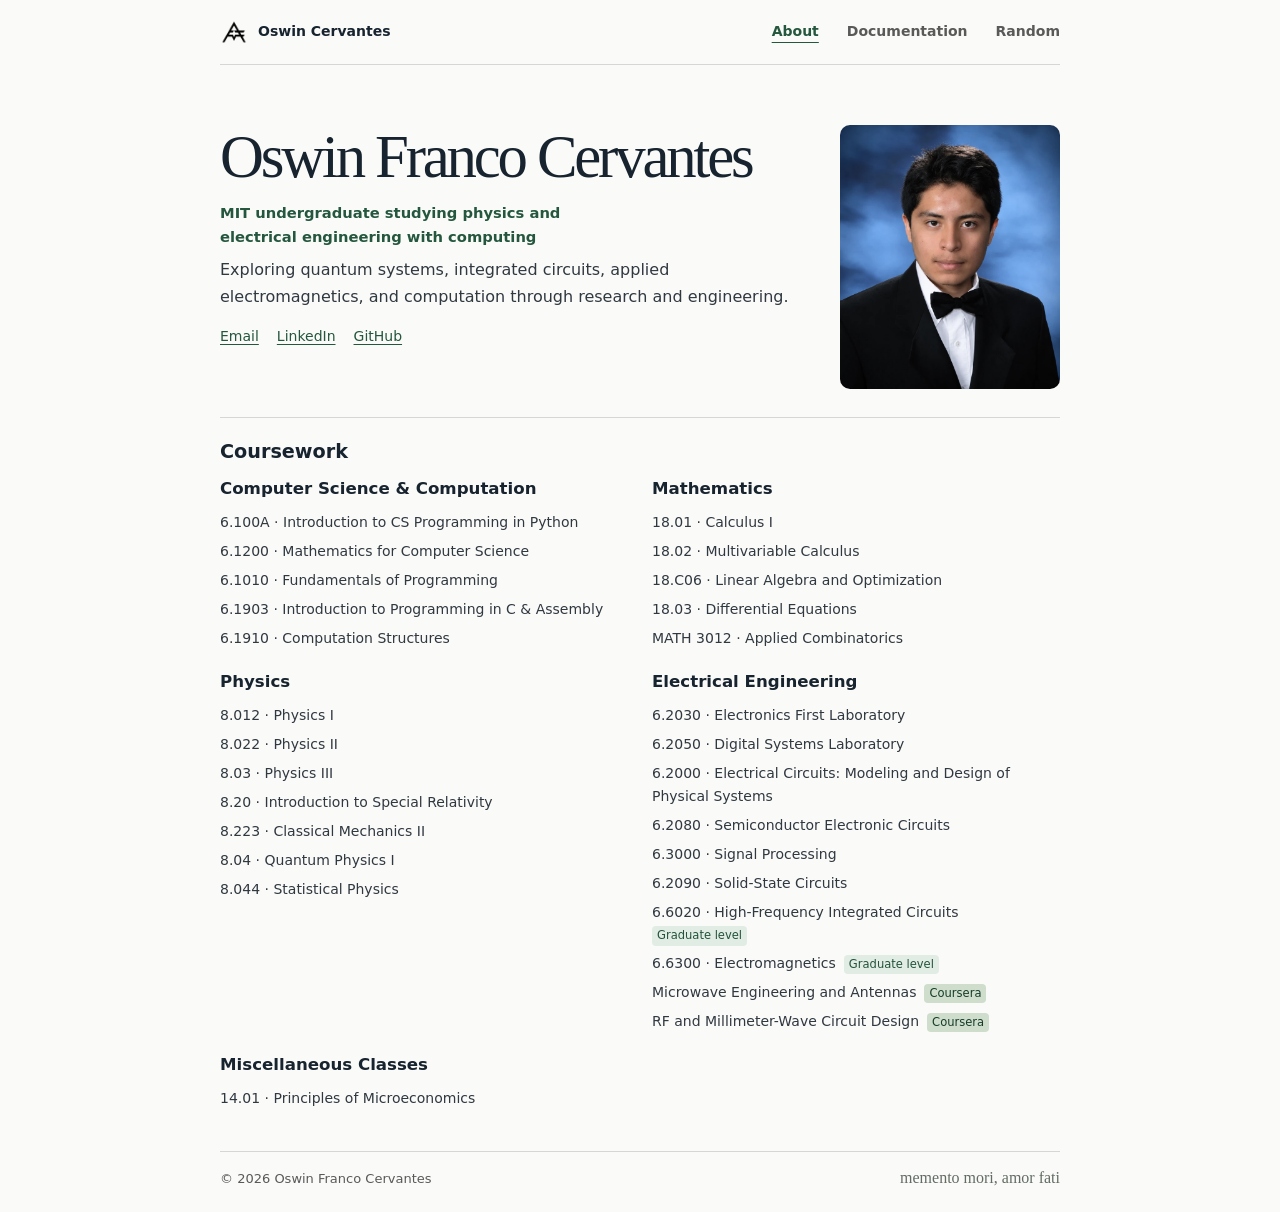
<file: index.html>
<!doctype html>
<html lang="en">
<head>
  <meta charset="utf-8">
  <meta name="viewport" content="width=device-width, initial-scale=1">
  <title>Oswin Franco Cervantes</title>
  <meta name="description" content="About Oswin Franco Cervantes, an MIT undergraduate studying physics and electrical engineering with computing.">
  <meta name="theme-color" content="#fafaf8">
  <link rel="icon" type="image/png" href="assets/af-logo.png">
  <link rel="stylesheet" href="style.css?v=20261128-1">
  <script type="module" src="script.js"></script>
  <script>
    // Keep bookmarks to the paintings and playlist working after their move.
    function openMovedSection() {
      if (["#favorite-paintings", "#playlist"].includes(location.hash)) {
        location.replace("random.html" + location.search + location.hash);
      }
    }
    openMovedSection();
    window.addEventListener("hashchange", openMovedSection);
  </script>
</head>
<body>
  <a class="skip-link" href="#main-content">Skip to content</a>
  <header class="site-header">
    <div class="nav-shell">
      <a class="brand" href="index.html" aria-label="Oswin Cervantes home">
        <img class="brand-logo" src="assets/af-logo.png" width="28" height="28" alt="">
        <span class="brand-label">Oswin Cervantes</span>
      </a>
      <nav class="primary-nav" aria-label="Primary navigation">
        <a href="index.html" aria-current="page">About</a>
        <a href="documentation.html">Documentation</a>
        <a href="random.html">Random</a>
      </nav>
    </div>
  </header>
  <main id="main-content" class="page-main about-main">
    <section class="profile" aria-labelledby="profile-title">
      <div class="profile-copy">
        <h1 id="profile-title" data-site-text="profile.fullName">Oswin Franco Cervantes</h1>
        <p class="profile-role" data-site-text="profile.role">MIT undergraduate studying physics and electrical engineering with computing</p>
        <p class="profile-statement" data-site-text="profile.statement">Exploring quantum systems, integrated circuits, applied electromagnetics, and computation through research and engineering.</p>
        <div class="social-links" aria-label="Contact links">
          <a class="social-link" href="mailto:cervanteso@acm.org" data-site-href="contact.email">Email</a>
          <a class="social-link" href="https://www.linkedin.com/in/ocerv/" target="_blank" rel="noopener noreferrer" data-site-href="contact.linkedin">LinkedIn</a>
          <a class="social-link" href="https://github.com/Ofcervantes" target="_blank" rel="noopener noreferrer" data-site-href="contact.github">GitHub</a>
        </div>
      </div>
      <img class="profile-photo" src="assets/oswin-portrait.webp" width="704" height="880" alt="Portrait of Oswin Franco Cervantes" data-site-src="profile.photo" data-site-alt="profile.photoAlt">
    </section>

    <!-- selected-projects -->

    <section class="page-section coursework-section" aria-labelledby="coursework-heading">
      <div class="section-heading">
        <h2 id="coursework-heading">Coursework</h2>
      </div>

      <div class="coursework-grid" id="coursework-list">
        <article class="coursework-card" id="coursework-1">
          <h3>Computer Science &amp; Computation</h3>
          <ul class="coursework-list">
            <li>6.100A · Introduction to CS Programming in Python</li>
            <li>6.1200 · Mathematics for Computer Science</li>
            <li>6.1010 · Fundamentals of Programming</li>
            <li>6.1903 · Introduction to Programming in C &amp; Assembly</li>
            <li>6.1910 · Computation Structures</li>
          </ul>
        </article>

        <article class="coursework-card" id="coursework-2">
          <h3>Mathematics</h3>
          <ul class="coursework-list">
            <li>18.01 · Calculus I</li>
            <li>18.02 · Multivariable Calculus</li>
            <li>18.C06 · Linear Algebra and Optimization</li>
            <li>18.03 · Differential Equations</li>
            <li>MATH 3012 · Applied Combinatorics</li>
          </ul>
        </article>

        <article class="coursework-card" id="coursework-3">
          <h3>Physics</h3>
          <ul class="coursework-list">
            <li>8.012 · Physics I</li>
            <li>8.022 · Physics II</li>
            <li>8.03 · Physics III</li>
            <li>8.20 · Introduction to Special Relativity</li>
            <li>8.223 · Classical Mechanics II</li>
            <li>8.04 · Quantum Physics I</li>
            <li>8.044 · Statistical Physics</li>
          </ul>
        </article>

        <article class="coursework-card" id="coursework-4">
          <h3>Electrical Engineering</h3>
          <ul class="coursework-list">
            <li>6.2030 · Electronics First Laboratory</li>
            <li>6.2050 · Digital Systems Laboratory</li>
            <li>6.2000 · Electrical Circuits: Modeling and Design of Physical Systems</li>
            <li>6.2080 · Semiconductor Electronic Circuits</li>
            <li>6.3000 · Signal Processing</li>
            <li>6.2090 · Solid-State Circuits</li>
            <li><span class="course-name">6.6020 · High-Frequency Integrated Circuits</span><span class="course-level course-level--graduate">Graduate level</span></li>
            <li><span class="course-name">6.6300 · Electromagnetics</span><span class="course-level course-level--graduate">Graduate level</span></li>
            <li><span class="course-name">Microwave Engineering and Antennas</span><span class="course-level course-level--coursera">Coursera</span></li>
            <li><span class="course-name">RF and Millimeter-Wave Circuit Design</span><span class="course-level course-level--coursera">Coursera</span></li>
          </ul>
        </article>

        <article class="coursework-card" id="coursework-5">
          <h3>Miscellaneous Classes</h3>
          <ul class="coursework-list">
            <li>14.01 · Principles of Microeconomics</li>
          </ul>
        </article>
      </div>
    </section>
  </main>
  <footer class="site-footer">
    <p class="footer-signature">
      <span>© <span data-current-year>2026</span> <span data-site-text="profile.fullName">Oswin Franco Cervantes</span></span>
      <span id="motto" lang="la">memento mori, amor fati</span>
    </p>
  </footer>
</body>
</html>
</file>
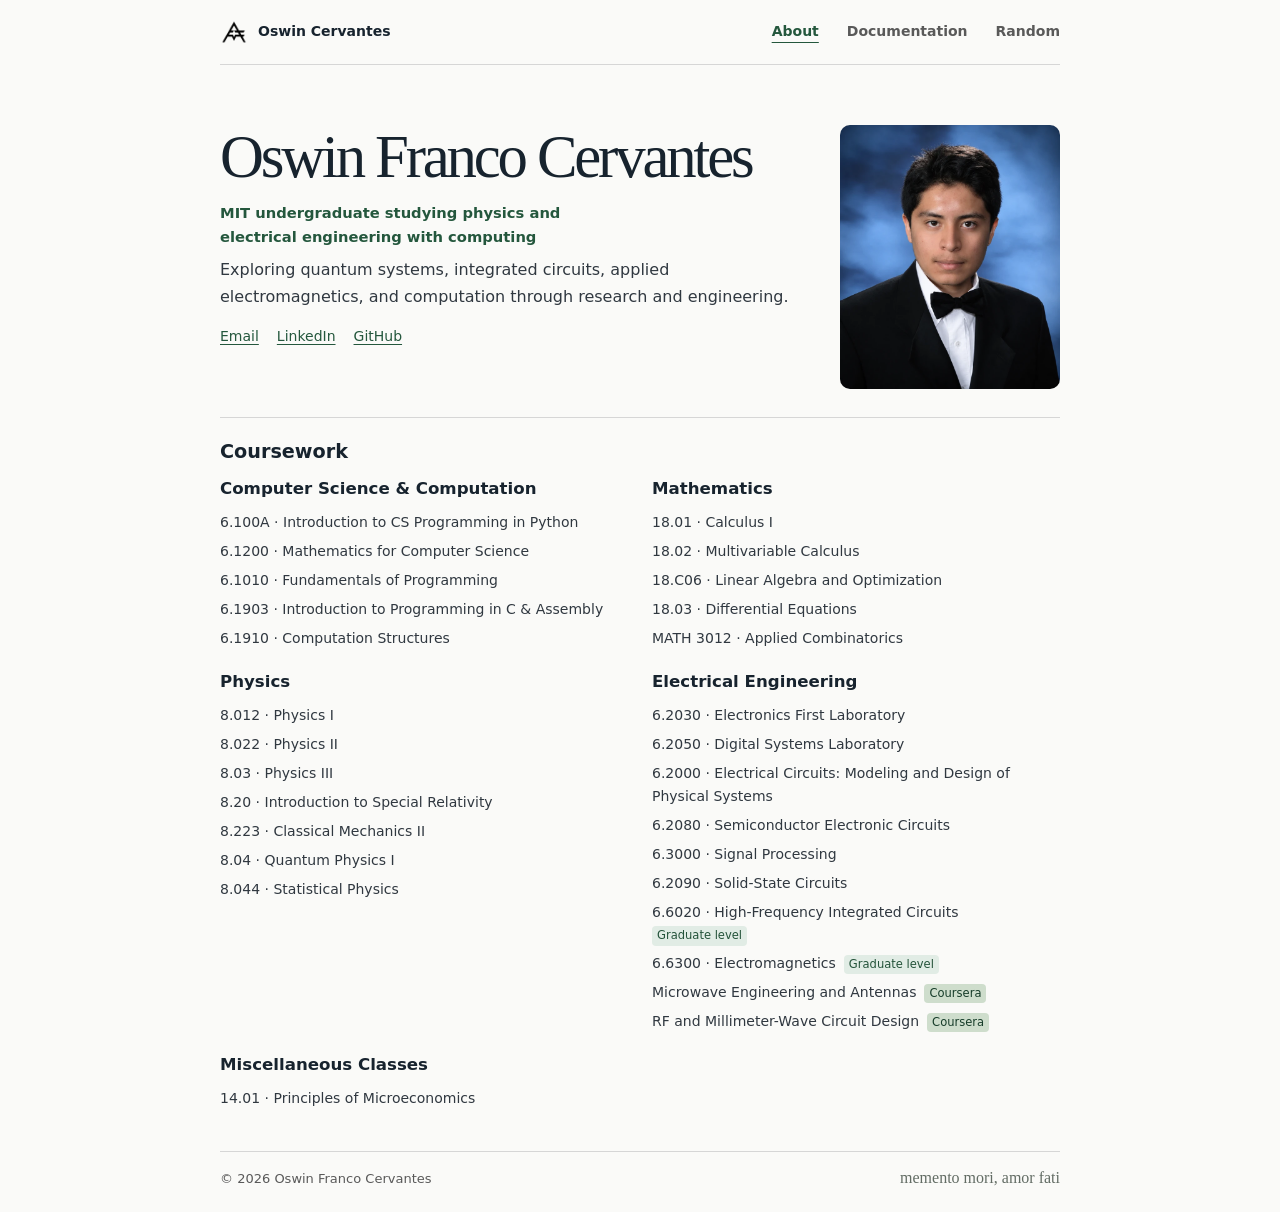
<file: about.html>
<!doctype html>
<html lang="en">
<head>
  <meta charset="utf-8">
  <meta name="viewport" content="width=device-width, initial-scale=1">
  <title>About — Oswin Franco Cervantes</title>
  <meta http-equiv="refresh" content="0; url=index.html">
  <link rel="canonical" href="index.html">
</head>
<body>
  <p><a href="index.html">Open About</a></p>
</body>
</html>
</file>
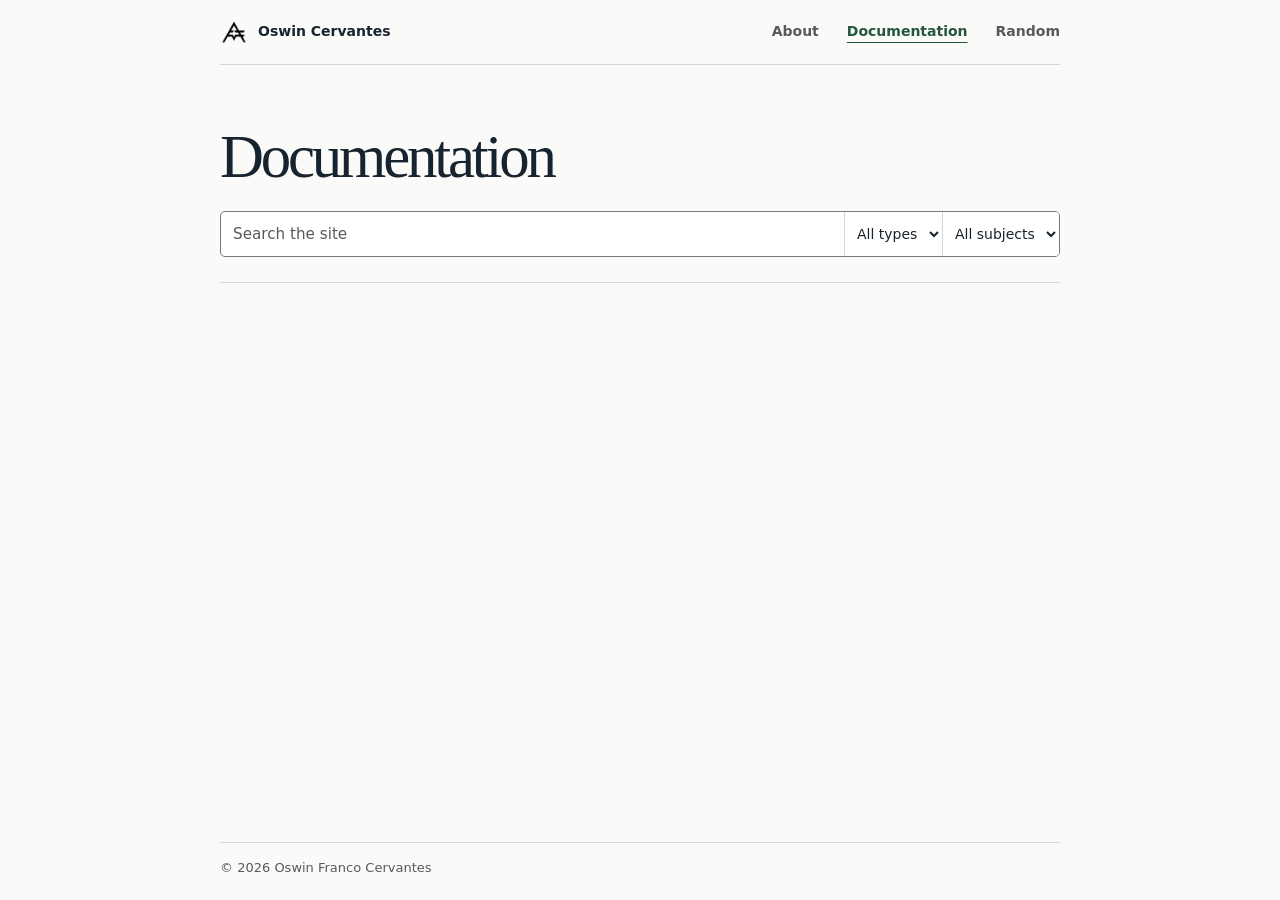
<file: documentation.html>
<!doctype html>
<html lang="en">
<head>
  <meta charset="utf-8">
  <meta name="viewport" content="width=device-width, initial-scale=1">
  <title>Documentation — Oswin Franco Cervantes</title>
  <meta name="description" content="Concept notes, project write-ups, and PDFs by Oswin Franco Cervantes.">
  <meta name="theme-color" content="#fafaf8">
  <link rel="icon" type="image/png" href="assets/af-logo.png">
  <link rel="stylesheet" href="style.css?v=20261128-1">
  <script type="module" src="script.js"></script>
</head>
<body>
  <a class="skip-link" href="#main-content">Skip to content</a>
  <header class="site-header">
    <div class="nav-shell">
      <a class="brand" href="index.html" aria-label="Oswin Cervantes home">
        <img class="brand-logo" src="assets/af-logo.png" width="28" height="28" alt="">
        <span class="brand-label">Oswin Cervantes</span>
      </a>
      <nav class="primary-nav" aria-label="Primary navigation">
        <a href="index.html">About</a>
        <a href="documentation.html" aria-current="page">Documentation</a>
        <a href="random.html">Random</a>
      </nav>
    </div>
  </header>
  <main id="main-content" class="page-main">
    <h1>Documentation</h1>
    <form class="site-search" role="search" aria-label="Site search" hidden>
      <label for="search" class="visually-hidden">Search the site</label>
      <div class="search-field">
        <div class="search-query">
          <input id="search" name="q" type="search" placeholder="Search the site" enterkeyhint="search">
          <button type="button" id="clear-search" hidden>Clear</button>
        </div>
        <select id="type-filter" name="type" aria-label="Filter by type">
          <option value="all">All types</option>
          <option value="article">Articles</option>
          <option value="pdf">PDFs</option>
          <option value="project">Projects</option>
        </select>
        <select id="subject-filter" name="subject" aria-label="Filter by subject">
          <option value="">All subjects</option>
        </select>
      </div>
      <p id="search-status" role="status" aria-live="polite" aria-atomic="true"></p>
    </form>
    <ul class="document-list" id="project-documents" role="list">
      <!-- document-list -->
    </ul>
    <script type="module" src="search.js?v=20261128-1"></script>
  </main>
  <footer class="site-footer">
    <p>© <span data-current-year>2026</span> <span data-site-text="profile.fullName">Oswin Franco Cervantes</span></p>
  </footer>
</body>
</html>
</file>
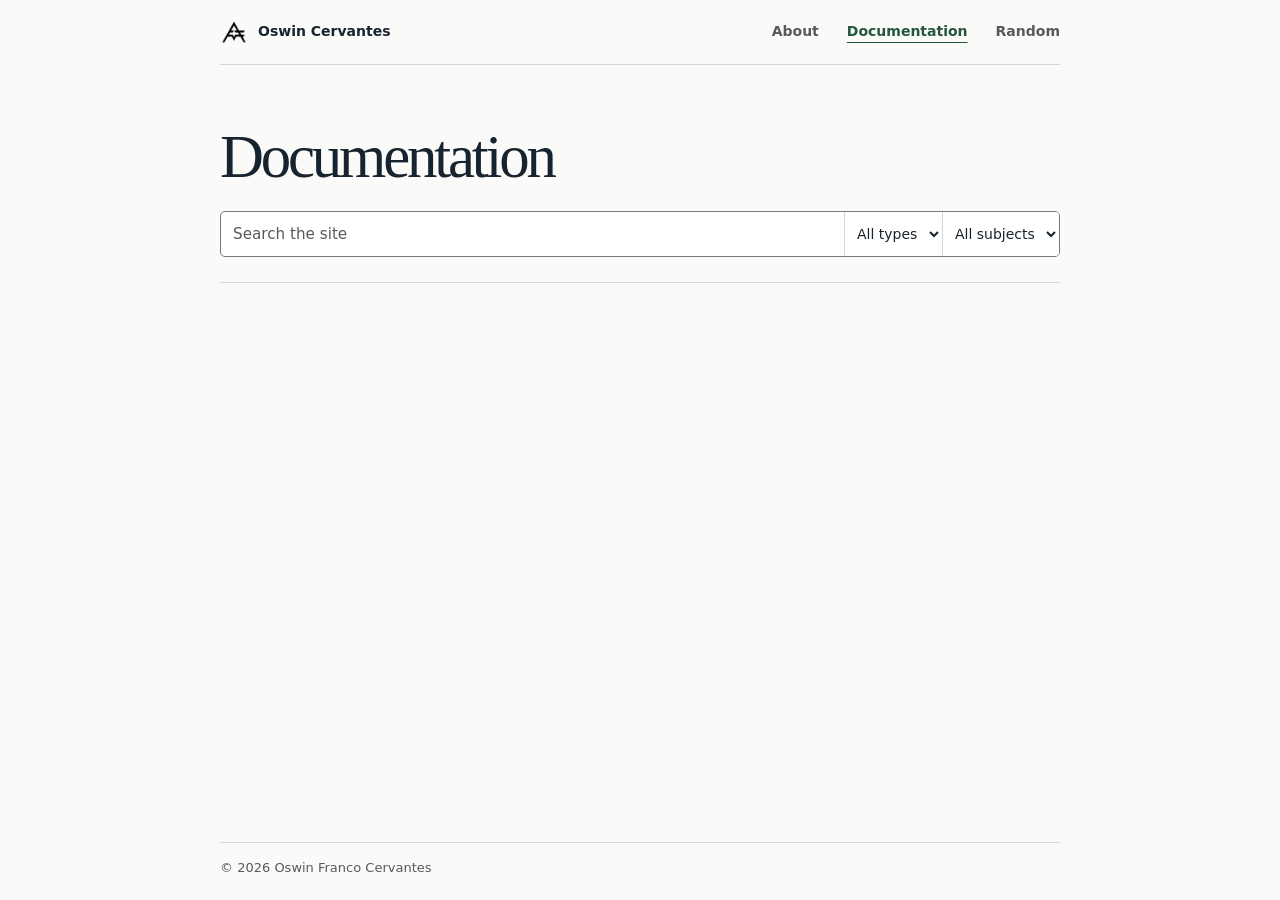
<file: notes.html>
<!doctype html>
<html lang="en">
<head>
  <meta charset="utf-8">
  <meta name="viewport" content="width=device-width, initial-scale=1">
  <title>Project documentation — Oswin Franco Cervantes</title>
  <meta http-equiv="refresh" content="0; url=documentation.html">
  <link rel="canonical" href="documentation.html">
</head>
<body>
  <p><a href="documentation.html">Open project documentation</a></p>
</body>
</html>
</file>
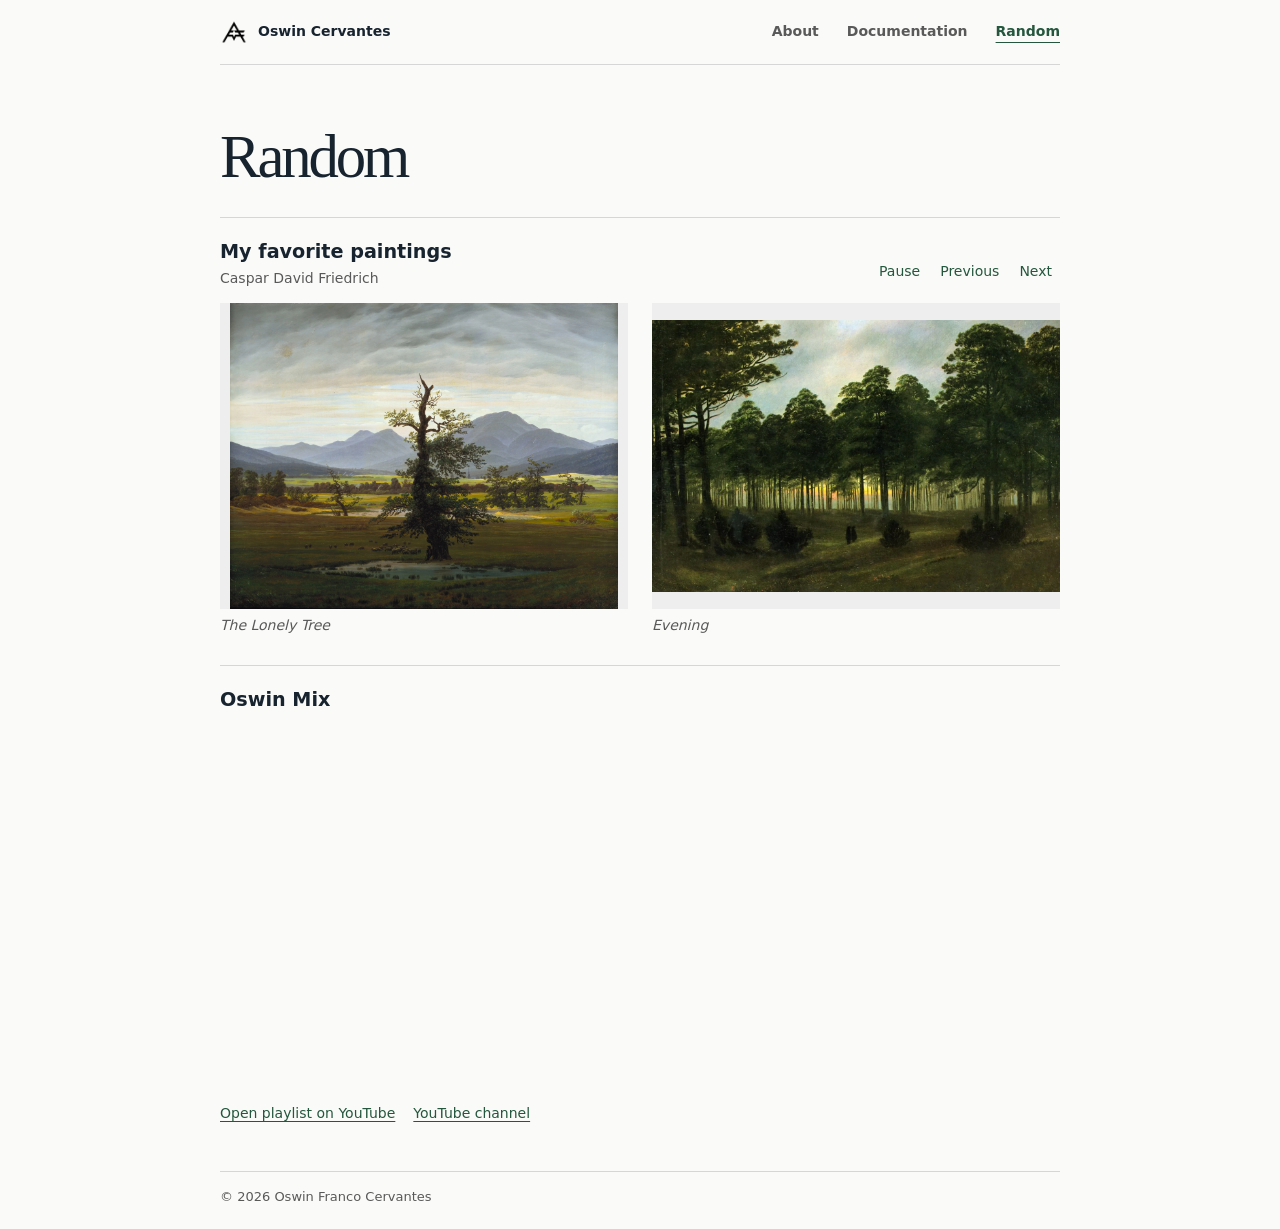
<file: random.html>
<!doctype html>
<html lang="en">
<head>
  <meta charset="utf-8">
  <meta name="viewport" content="width=device-width, initial-scale=1">
  <title>Random — Oswin Franco Cervantes</title>
  <meta name="description" content="Oswin’s favorite paintings by Caspar David Friedrich and the Oswin Mix music playlist.">
  <meta name="theme-color" content="#fafaf8">
  <link rel="icon" type="image/png" href="assets/af-logo.png">
  <link rel="stylesheet" href="style.css?v=20261128-1">
  <script type="module" src="script.js"></script>
  <script type="module" src="gallery.js"></script>
</head>
<body>
  <a class="skip-link" href="#main-content">Skip to content</a>
  <header class="site-header">
    <div class="nav-shell">
      <a class="brand" href="index.html" aria-label="Oswin Cervantes home">
        <img class="brand-logo" src="assets/af-logo.png" width="28" height="28" alt="">
        <span class="brand-label">Oswin Cervantes</span>
      </a>
      <nav class="primary-nav" aria-label="Primary navigation">
        <a href="index.html">About</a>
        <a href="documentation.html">Documentation</a>
        <a href="random.html" aria-current="page">Random</a>
      </nav>
    </div>
  </header>
  <main id="main-content" class="page-main">
    <h1>Random</h1>

    <section class="page-section" id="favorite-paintings" aria-labelledby="paintings-heading">
      <div class="section-heading painting-heading">
        <div>
          <h2 id="paintings-heading">My favorite paintings</h2>
          <p class="painting-artist" data-site-text="paintings.artist">Caspar David Friedrich</p>
        </div>
        <div class="painting-controls" role="group" aria-label="Painting gallery controls" hidden>
          <button type="button" id="painting-playback" aria-controls="painting-track">Pause</button>
          <button type="button" id="painting-previous" aria-label="Previous painting" aria-controls="painting-track">Previous</button>
          <button type="button" id="painting-next" aria-label="Next painting" aria-controls="painting-track">Next</button>
          <span id="painting-status" class="visually-hidden" role="status"></span>
        </div>
      </div>
      <div class="painting-gallery" id="painting-track">
        <figure>
          <a href="assets/backgrounds/friedrich-the-lonely-tree.webp" aria-label="View The Lonely Tree at full size">
            <picture>
              <source media="(max-width: 550px)" srcset="assets/backgrounds/friedrich-the-lonely-tree-portrait.webp" width="1440" height="1800">
              <img src="assets/backgrounds/friedrich-the-lonely-tree.webp" width="2400" height="1889" alt="A lone oak stands beside a pool in a broad valley beneath distant mountains.">
            </picture>
          </a>
          <figcaption><cite data-site-text="paintings.titles.0">The Lonely Tree</cite></figcaption>
        </figure>
        <figure>
          <a href="assets/backgrounds/friedrich-evening.webp" aria-label="View Evening at full size">
            <picture>
              <source media="(max-width: 550px)" srcset="assets/backgrounds/friedrich-evening-portrait.webp" width="640" height="800">
              <img src="assets/backgrounds/friedrich-evening.webp" width="1200" height="800" alt="Two small figures follow a forest path as evening light filters through the trees.">
            </picture>
          </a>
          <figcaption><cite data-site-text="paintings.titles.1">Evening</cite></figcaption>
        </figure>
        <figure>
          <a href="assets/paintings/two-men-contemplating-the-moon.webp" aria-label="View Two Men Contemplating the Moon at full size">
            <img src="assets/paintings/two-men-contemplating-the-moon.webp" width="1500" height="1214" loading="lazy" alt="Two cloaked men look toward a crescent moon beneath the branches of a leaning oak.">
          </a>
          <figcaption><cite data-site-text="paintings.titles.2">Two Men Contemplating the Moon</cite></figcaption>
        </figure>
        <figure>
          <a href="assets/paintings/the-sea-of-ice.webp" aria-label="View The Sea of Ice at full size">
            <img src="assets/paintings/the-sea-of-ice.webp" width="1600" height="1243" loading="lazy" alt="Jagged slabs of ice rise above a wrecked ship beneath a pale Arctic sky.">
          </a>
          <figcaption><cite data-site-text="paintings.titles.3">The Sea of Ice</cite></figcaption>
        </figure>
      </div>
    </section>

    <section class="page-section" id="playlist" aria-labelledby="playlist-heading">
      <h2 id="playlist-heading">Oswin Mix</h2>
      <iframe class="playlist-player" title="Oswin Mix YouTube playlist"
        src="https://www.youtube.com/embed/videoseries?list=PLQFCMoMQoARA"
        width="640" height="360" loading="lazy" referrerpolicy="strict-origin-when-cross-origin"
        allow="autoplay; encrypted-media; picture-in-picture; fullscreen" allowfullscreen></iframe>
      <div class="social-links">
        <a class="social-link" href="https://www.youtube.com/playlist?list=PLQFCMoMQoARA">Open playlist on YouTube</a>
        <a class="social-link" href="https://www.youtube.com/@Oswin_Cervantes" target="_blank" rel="noopener noreferrer" data-site-href="contact.youtube">YouTube channel</a>
      </div>
    </section>
  </main>
  <footer class="site-footer">
    <p>© <span data-current-year>2026</span> <span data-site-text="profile.fullName">Oswin Franco Cervantes</span></p>
  </footer>
</body>
</html>
</file>
<file: style.css>
/* Shared typography, palette, and layout. Content is managed in JSON. */
:root {
  color-scheme: light;
  --background: #fafaf8;
  --surface: #ffffff;
  --surface-soft: #eeeeee;
  --text: #303840;
  --heading: #17232e;
  --muted: #595959;
  --line: #d6d6d6;
  --line-strong: #797979;
  --accent: #24573d;
  --accent-hover: #173d2a;
  --accent-soft: #ceddcc;
  accent-color: var(--accent);
  --typeface: system-ui, -apple-system, "Segoe UI", sans-serif;
  --display: Georgia, "Times New Roman", serif;
  --measure: 840px;
  --gutter: clamp(18px, 4vw, 42px);
}

*, *::before, *::after { box-sizing: border-box; }
[hidden] { display: none !important; }
html { scroll-padding-top: 24px; }
body {
  display: flex;
  flex-direction: column;
  min-height: 100vh;
  margin: 0;
  background: var(--background);
  color: var(--text);
  font: 1rem/1.65 var(--typeface);
}
img { display: block; max-width: 100%; height: auto; }
a { color: var(--accent); text-underline-offset: .2em; text-decoration-thickness: 1px; }
a:hover { color: var(--accent-hover); }
button, input, textarea, select { font: inherit; }
button { cursor: pointer; }
button:disabled { opacity: .58; cursor: wait; }
:focus-visible { outline: 2px solid var(--accent); outline-offset: 4px; }
::selection { background: var(--accent-soft); color: var(--heading); }

h1, h2, h3, h4 { color: var(--heading); line-height: 1.3; }
h1 {
  margin: 0 0 12px;
  font: 400 clamp(2.25rem, 6.5vw, 3.8rem)/1.05 var(--display);
  letter-spacing: -.052em;
}
h2 { margin: 0 0 14px; font-size: 1.2rem; font-weight: 650; }
h3 { margin: 0 0 8px; font-size: 1.04rem; font-weight: 650; }
h4 { margin: 0 0 5px; font-size: .9rem; font-weight: 650; }
p { margin: 0 0 14px; }
ul, ol { padding-left: 1.3em; }

.visually-hidden {
  position: absolute;
  width: 1px;
  height: 1px;
  padding: 0;
  margin: -1px;
  overflow: hidden;
  clip-path: inset(50%);
  white-space: nowrap;
  border: 0;
}
.skip-link {
  position: absolute;
  top: 8px;
  left: 8px;
  z-index: 10;
  padding: 8px 14px;
  background: var(--surface);
  transform: translateY(-160%);
}
.skip-link:focus { transform: none; }

/* Navigation and footer */
.site-header, .page-main, .site-footer {
  width: min(var(--measure), calc(100% - 2 * var(--gutter)));
  margin-inline: auto;
}
.nav-shell {
  display: flex;
  align-items: center;
  justify-content: space-between;
  gap: 12px 26px;
  min-height: 65px;
  border-bottom: 1px solid var(--line);
}
.brand {
  display: inline-flex;
  align-items: center;
  gap: 10px;
  min-height: 44px;
  color: var(--heading);
  font-size: .875rem;
  font-weight: 650;
  text-decoration: none;
  white-space: nowrap;
}
.brand-logo { width: 28px; height: 28px; object-fit: contain; filter: brightness(0); }
.primary-nav {
  display: flex;
  flex-wrap: wrap;
  align-items: center;
  gap: 4px clamp(13px, 3vw, 28px);
}
.primary-nav a {
  display: inline-flex;
  align-items: center;
  min-height: 44px;
  color: var(--muted);
  font-size: .875rem;
  font-weight: 550;
  text-decoration: none;
}
.primary-nav a:hover, .primary-nav a[aria-current="page"] {
  color: var(--accent);
  text-decoration: underline;
  text-underline-offset: .42em;
}
.site-footer {
  margin-top: auto;
  padding-top: 38px;
  color: var(--muted);
  font-size: .8125rem;
}
.site-footer p {
  margin: 0;
  padding: 14px 0 22px;
  border-top: 1px solid var(--line);
}
.footer-signature {
  display: flex;
  flex-wrap: wrap;
  align-items: baseline;
  justify-content: space-between;
  gap: .25rem 1rem;
}
#motto {
  color: #626c64;
  font: 1rem/1.5 "Segoe Script", "Snell Roundhand", cursive;
}
.page-main { padding-top: clamp(34px, 6vw, 60px); }
.page-section { margin-top: 28px; padding-top: 22px; border-top: 1px solid var(--line); }
.section-heading { margin-bottom: 13px; }
.section-heading h2 { margin: 0; }
.section-kicker { margin: 0 0 6px; color: var(--muted); font-size: .82rem; }
.status-message { color: var(--muted); }

/* About */
.profile {
  display: grid;
  grid-template-columns: minmax(0, 1fr) auto;
  align-items: start;
  gap: 12px clamp(20px, 5vw, 48px);
}
.profile-copy { min-width: 0; }
.profile-copy h1 { text-wrap: balance; }
.profile-photo {
  width: clamp(168px, 24vw, 220px);
  aspect-ratio: 5 / 6;
  object-fit: cover;
  border-radius: 10px;
  background: var(--surface-soft);
}
.profile-role {
  margin-bottom: 8px;
  color: var(--accent);
  font-size: .92rem;
  font-weight: 600;
  text-wrap: balance;
}
.profile-statement { max-width: 58ch; margin-bottom: 7px; }
.social-links { display: flex; flex-wrap: wrap; gap: 0 18px; }
.social-link { display: inline-flex; align-items: center; min-height: 38px; font-size: .875rem; }

.painting-artist, .painting-gallery figcaption { color: var(--muted); font-size: .875rem; }
.painting-artist { margin: 2px 0 0; }
.painting-heading { display: flex; align-items: end; justify-content: space-between; flex-wrap: wrap; gap: 4px 12px; }
.painting-controls { display: flex; gap: 4px; }
.painting-controls button {
  min-height: 36px;
  padding: 3px 8px;
  border: 0;
  border-radius: 4px;
  background: transparent;
  color: var(--accent);
  font-size: .875rem;
}
.painting-controls button:hover { background: var(--accent-soft); }
.painting-gallery {
  --painting-gap: clamp(12px, 3vw, 24px);
  display: grid;
  grid-template-columns: repeat(2, minmax(0, 1fr));
  gap: var(--painting-gap);
}
.painting-gallery.is-scrolling {
  position: relative;
  grid-template-columns: none;
  grid-auto-flow: column;
  grid-auto-columns: calc((100% - var(--painting-gap)) / 2);
  overflow-x: auto;
  overscroll-behavior-x: contain;
  scroll-snap-type: x mandatory;
  scrollbar-width: thin;
}
.painting-gallery figure { min-width: 0; margin: 0; scroll-snap-align: start; }
.painting-gallery figure a:focus-visible { outline-offset: -3px; }
.painting-gallery img {
  width: 100%;
  height: auto;
  aspect-ratio: 4 / 3;
  object-fit: contain;
  background: var(--surface-soft);
}
.painting-gallery a, .painting-gallery picture { display: block; }
.painting-gallery figcaption { margin-top: 5px; }

.playlist-player {
  display: block;
  width: min(100%, 640px);
  height: auto;
  min-height: 200px;
  aspect-ratio: 16 / 9;
  margin-bottom: 8px;
  border: 0;
}

.coursework-grid {
  display: grid;
  grid-template-columns: repeat(2, minmax(0, 1fr));
  gap: 18px 24px;
}
.coursework-card { min-width: 0; }
.coursework-list { margin: 0; padding: 0; list-style: none; font-size: .875rem; }
.coursework-list li { display: flex; flex-wrap: wrap; align-items: baseline; gap: 2px 8px; padding-block: 3px; }
.course-name { min-width: 0; }
.course-level {
  padding: 1px 5px;
  border-radius: 4px;
  background: var(--surface-soft);
  color: var(--heading);
  font-size: .72rem;
  line-height: 1.5;
  white-space: nowrap;
}
.course-level--graduate { background: #e1ece5; color: #24533a; }
.course-level--coursera { background: var(--accent-soft); color: var(--accent-hover); }

/* Documentation */
.document-list { margin: 25px 0 0; padding: 0; list-style: none; border-top: 1px solid var(--line); }
.selected-projects { margin-top: 0; border-top: 0; }
.document-list li { border-bottom: 1px solid var(--line); }
.document-list a {
  display: grid;
  grid-template-columns: minmax(0, 1fr) auto;
  align-items: baseline;
  gap: 12px;
  min-height: 52px;
  padding: 13px 8px;
  color: var(--heading);
  text-decoration: none;
}
.document-list a:hover { background: var(--accent-soft); color: var(--accent-hover); }
.document-title { font-weight: 600; }
.document-list a:has(.document-thumbnail) {
  grid-template-columns: clamp(56px, 11vw, 96px) minmax(0, 1fr) auto;
}
.document-thumbnail {
  grid-column: 1;
  grid-row: 1 / span 2;
  align-self: center;
  width: 100%;
  aspect-ratio: 4 / 3;
  object-fit: contain;
}
.document-thumbnail ~ .document-summary { grid-column: 2 / -1; }
.document-format { color: var(--muted); font-size: .78rem; font-weight: 600; }
.document-meta {
  display: flex;
  flex-wrap: wrap;
  align-items: baseline;
  justify-content: flex-end;
  gap: 4px 8px;
  max-width: min(32vw, 22rem);
}
.document-subject {
  padding-inline: 6px;
  border-radius: 4px;
  background: var(--surface-soft);
  color: var(--accent);
  font-size: .78rem;
  overflow-wrap: anywhere;
}
.document-summary {
  grid-column: 1 / -1;
  display: block;
  margin: 3px 0 0;
  color: var(--muted);
  font-size: .9rem;
  line-height: 1.5;
}
.site-search { margin: 22px 0 0; }
.search-field {
  display: flex;
  align-items: center;
  overflow: hidden;
  border: 1px solid var(--line-strong);
  border-radius: 5px;
  background: var(--surface);
}
.search-field:focus-within { outline: 2px solid var(--accent); outline-offset: 2px; }
.search-query { display: flex; align-items: center; flex: 1; min-width: 0; }
.search-field input {
  width: 100%;
  min-width: 0;
  height: 44px;
  padding: 8px 12px;
  border: 0;
  outline: 0;
  background: transparent;
  color: var(--text);
  font-size: .95rem;
}
.search-field input::-webkit-search-cancel-button { appearance: none; }
.search-field input::placeholder { color: var(--muted); opacity: 1; }
.search-field select {
  height: 44px;
  max-width: 32%;
  padding-inline: 8px;
  border: 0;
  border-inline-start: 1px solid var(--line);
  background: var(--surface);
  color: var(--heading);
  font-size: .875rem;
}
.search-field select:focus-visible { outline-offset: -3px; }
.search-field button {
  min-height: 40px;
  margin-right: 2px;
  padding: 2px 12px;
  border: 0;
  border-radius: 3px;
  background: transparent;
  color: var(--accent);
  font-size: .85rem;
}
.search-field button:focus-visible { outline-offset: -3px; }
#search-status { margin: 8px 0 0; color: var(--muted); font-size: .875rem; }
#search-status:empty { margin: 0; }
.project-article { overflow-wrap: anywhere; }
.project-article > article, article.project-article { max-width: 68ch; }
.project-article h2, .project-article h3 { margin-top: 1.7em; }
.project-article pre {
  overflow-x: auto;
  padding: 14px;
  border: 1px solid var(--line);
  border-radius: 5px;
  background: var(--surface-soft);
  font-size: .875em;
}
.project-article :not(pre) > code { background: var(--surface-soft); padding: .1em .28em; }
.project-article blockquote { margin-inline: 0; padding-left: 16px; border-left: 2px solid var(--line-strong); }
.project-article table { display: block; overflow-x: auto; border-collapse: collapse; }
.project-article th, .project-article td { padding: .4em .7em; border: 1px solid var(--line); text-align: left; }

@media (max-width: 550px) {
  .search-field { display: grid; grid-template-columns: repeat(2, minmax(0, 1fr)); }
  .search-query { grid-column: 1 / -1; }
  .search-field select { max-width: 100%; width: 100%; border-top: 1px solid var(--line); }
  #type-filter { border-inline-start: 0; }
  .document-list a { row-gap: 4px; }
  .document-meta { grid-column: 1 / -1; justify-content: flex-start; max-width: 100%; }
  .document-thumbnail ~ .document-meta { grid-column: 2 / -1; }
  .painting-gallery { grid-template-columns: minmax(0, 1fr); }
  .painting-gallery.is-scrolling { grid-template-columns: none; grid-auto-columns: 100%; }
  .painting-gallery img { aspect-ratio: 1; }
  .brand-label { display: none; }
  .nav-shell { min-height: 58px; }
  .profile { gap: 8px 12px; }
  .profile-copy { display: contents; }
  .profile-copy h1 { grid-area: 1 / 1; align-self: center; margin: 0; text-wrap: initial; }
  .profile-photo { grid-area: 1 / 2; width: clamp(112px, 30vw, 150px); border-radius: 7px; }
  .profile-copy > p, .social-links { grid-column: 1 / -1; margin: 0; }
  .coursework-grid { grid-template-columns: 1fr; }
}
</file>
